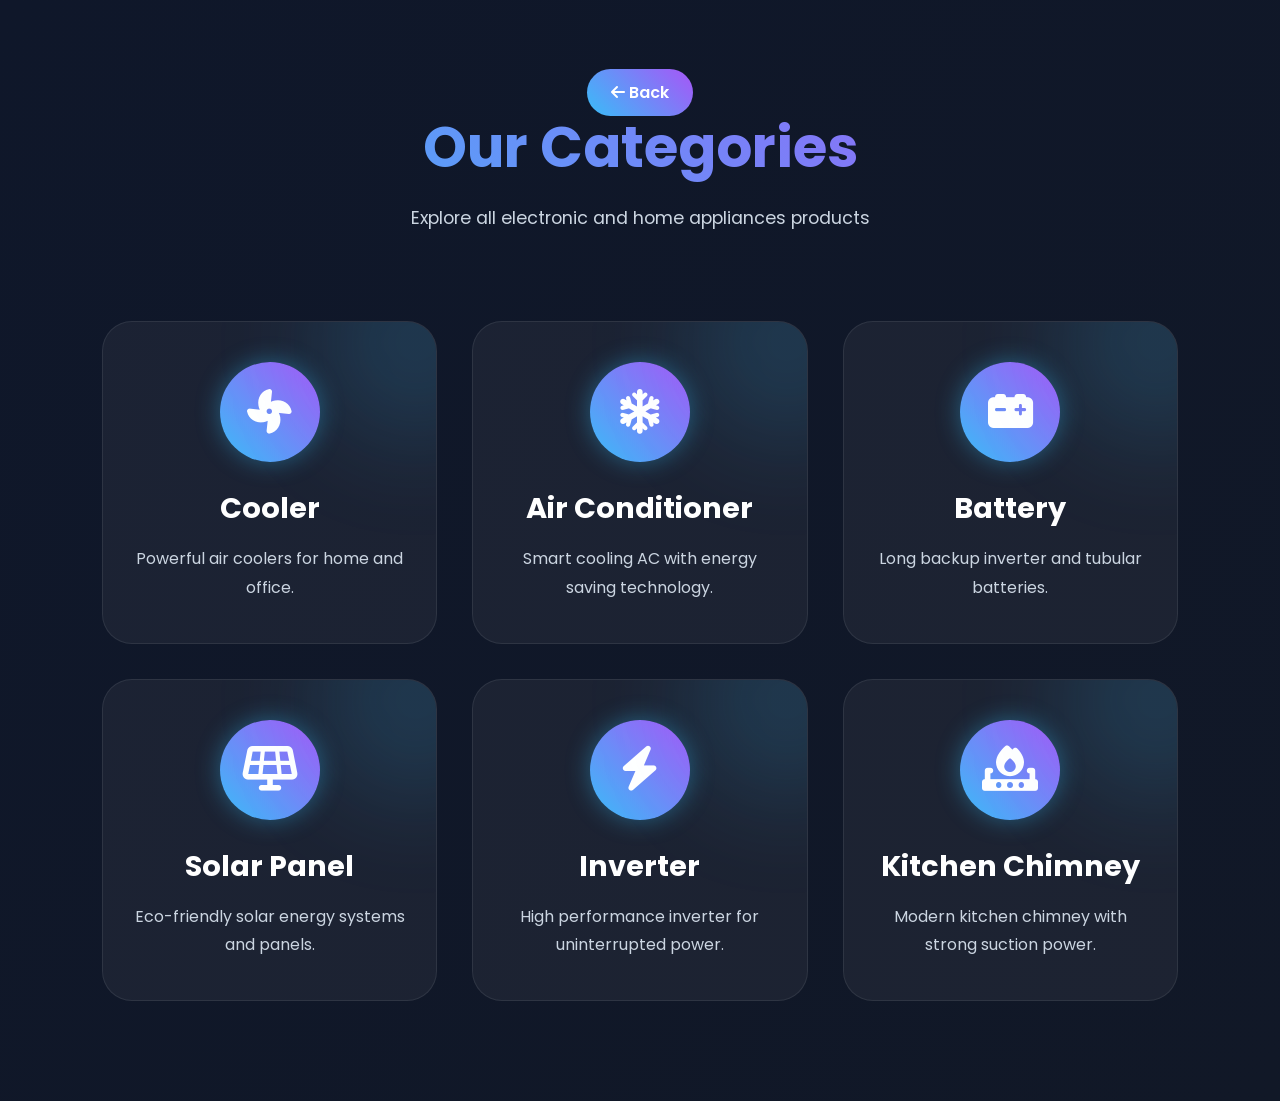
<file: product.html>
<!DOCTYPE html>
<html lang="en">

<head>
    <meta charset="UTF-8">
    <meta name="viewport" content="width=device-width, initial-scale=1.0">
    <title>Products - Swarnim Groups</title>

    <!-- CSS -->
    <link rel="stylesheet" href="css/product.css">

    <!-- Font Awesome -->
    <link rel="stylesheet" href="https://cdnjs.cloudflare.com/ajax/libs/font-awesome/6.7.2/css/all.min.css">

    <!-- Google Font -->
    <link href="https://fonts.googleapis.com/css2?family=Poppins:wght@300;400;500;600;700&display=swap"
        rel="stylesheet">
</head>

<body>

    <!-- ================= HEADER ================= -->

    <header>

        <a href="index.html" class="back-btn">
                <i class="fa-solid fa-arrow-left"></i>
                Back
            </a>

        <h1>Our Categories</h1>

        <p>
            Explore all electronic and home appliances products
        </p>

    </header>

    <!-- ================= CATEGORY SECTION ================= -->

    <section class="categories">

        <div class="category-container">

            <!-- Cooler -->

            <a href="cooler.html" class="category-card">

                <div class="icon">
                    <i class="fa-solid fa-fan"></i>
                </div>

                <h2>Cooler</h2>

                <p>
                    Powerful air coolers for home and office.
                </p>

            </a>

            <!-- AC -->

            <a href="ac.html" class="category-card">

                <div class="icon">
                    <i class="fa-solid fa-snowflake"></i>
                </div>

                <h2>Air Conditioner</h2>

                <p>
                    Smart cooling AC with energy saving technology.
                </p>

            </a>

            <!-- Battery -->

            <a href="battery.html" class="category-card">

                <div class="icon">
                    <i class="fa-solid fa-car-battery"></i>
                </div>

                <h2>Battery</h2>

                <p>
                    Long backup inverter and tubular batteries.
                </p>

            </a>

            <!-- Solar -->

            <a href="solar.html" class="category-card">

                <div class="icon">
                    <i class="fa-solid fa-solar-panel"></i>
                </div>

                <h2>Solar Panel</h2>

                <p>
                    Eco-friendly solar energy systems and panels.
                </p>

            </a>

            <!-- Inverter -->

            <a href="inverter.html" class="category-card">

                <div class="icon">
                    <i class="fa-solid fa-bolt"></i>
                </div>

                <h2>Inverter</h2>

                <p>
                    High performance inverter for uninterrupted power.
                </p>

            </a>

            <!-- Chimney -->

            <a href="chimney.html" class="category-card">

                <div class="icon">
                    <i class="fa-solid fa-fire-burner"></i>
                </div>

                <h2>Kitchen Chimney</h2>

                <p>
                    Modern kitchen chimney with strong suction power.
                </p>

            </a>

        </div>

    </section>

</body>

</html>
</file>
<file: css/product.css>
* {
    margin: 0;
    padding: 0;
    box-sizing: border-box;
    font-family: 'Poppins', sans-serif;
}

body {
    background: linear-gradient(135deg, #0f172a, #111827);
    color: white;
    min-height: 100vh;
}

/* ================= HEADER ================= */

header {
    text-align: center;
    padding: 80px 20px 40px;
}

header h1 {
    font-size: 3.5rem;
    margin-bottom: 15px;

    background: linear-gradient(45deg, #38bdf8, #a855f7);

    -webkit-background-clip: text;
    -webkit-text-fill-color: transparent;
}

header p {
    color: #cbd5e1;
    font-size: 1.1rem;
}

/* ================= CATEGORIES ================= */

.categories {
    padding: 50px 8% 100px;
}

.category-container {
    display: grid;

    grid-template-columns: repeat(auto-fit, minmax(280px, 1fr));

    gap: 35px;
}

/* Card */

.category-card {
    position: relative;

    background: rgba(255,255,255,0.05);

    border-radius: 30px;

    padding: 40px 30px;

    text-align: center;

    text-decoration: none;

    color: white;

    overflow: hidden;

    border: 1px solid rgba(255,255,255,0.08);

    transition: 0.5s;
}

.category-card:hover {
    transform: translateY(-15px);

    background: rgba(56,189,248,0.08);

    box-shadow: 0 0 35px rgba(56,189,248,0.2);
}

/* Glow Effect */

.category-card::before {
    content: "";

    position: absolute;

    width: 200px;
    height: 200px;

    background: rgba(56,189,248,0.15);

    border-radius: 50%;

    top: -80px;
    right: -80px;

    filter: blur(50px);
}

/* Icon */

.icon {
    width: 100px;
    height: 100px;

    margin: auto;
    margin-bottom: 25px;

    display: flex;
    align-items: center;
    justify-content: center;

    border-radius: 50%;

    background: linear-gradient(45deg, #38bdf8, #a855f7);

    font-size: 2.8rem;

    box-shadow: 0 0 25px rgba(56,189,248,0.4);

    transition: 0.5s;
}

.category-card:hover .icon {
    transform: rotate(360deg) scale(1.1);
}

/* Text */

.category-card h2 {
    font-size: 1.8rem;
    margin-bottom: 15px;
}

.category-card p {
    color: #cbd5e1;
    line-height: 1.8;
}

/* ================= MOBILE ================= */

@media(max-width:768px){

    header h1{
        font-size: 2.5rem;
    }

    .categories{
        padding: 40px 5% 80px;
    }
}

@media(max-width:500px){

    .category-card{
        padding: 35px 20px;
    }

    .category-card h2{
        font-size: 1.5rem;
    }

    .icon{
        width: 85px;
        height: 85px;
        font-size: 2.2rem;
    }
}


.back-btn {
            padding: 12px 24px;

            border-radius: 30px;

            background: linear-gradient(45deg, #38bdf8, #a855f7);

            color: white;

            text-decoration: none;

            font-weight: 600;
        }
</file>
